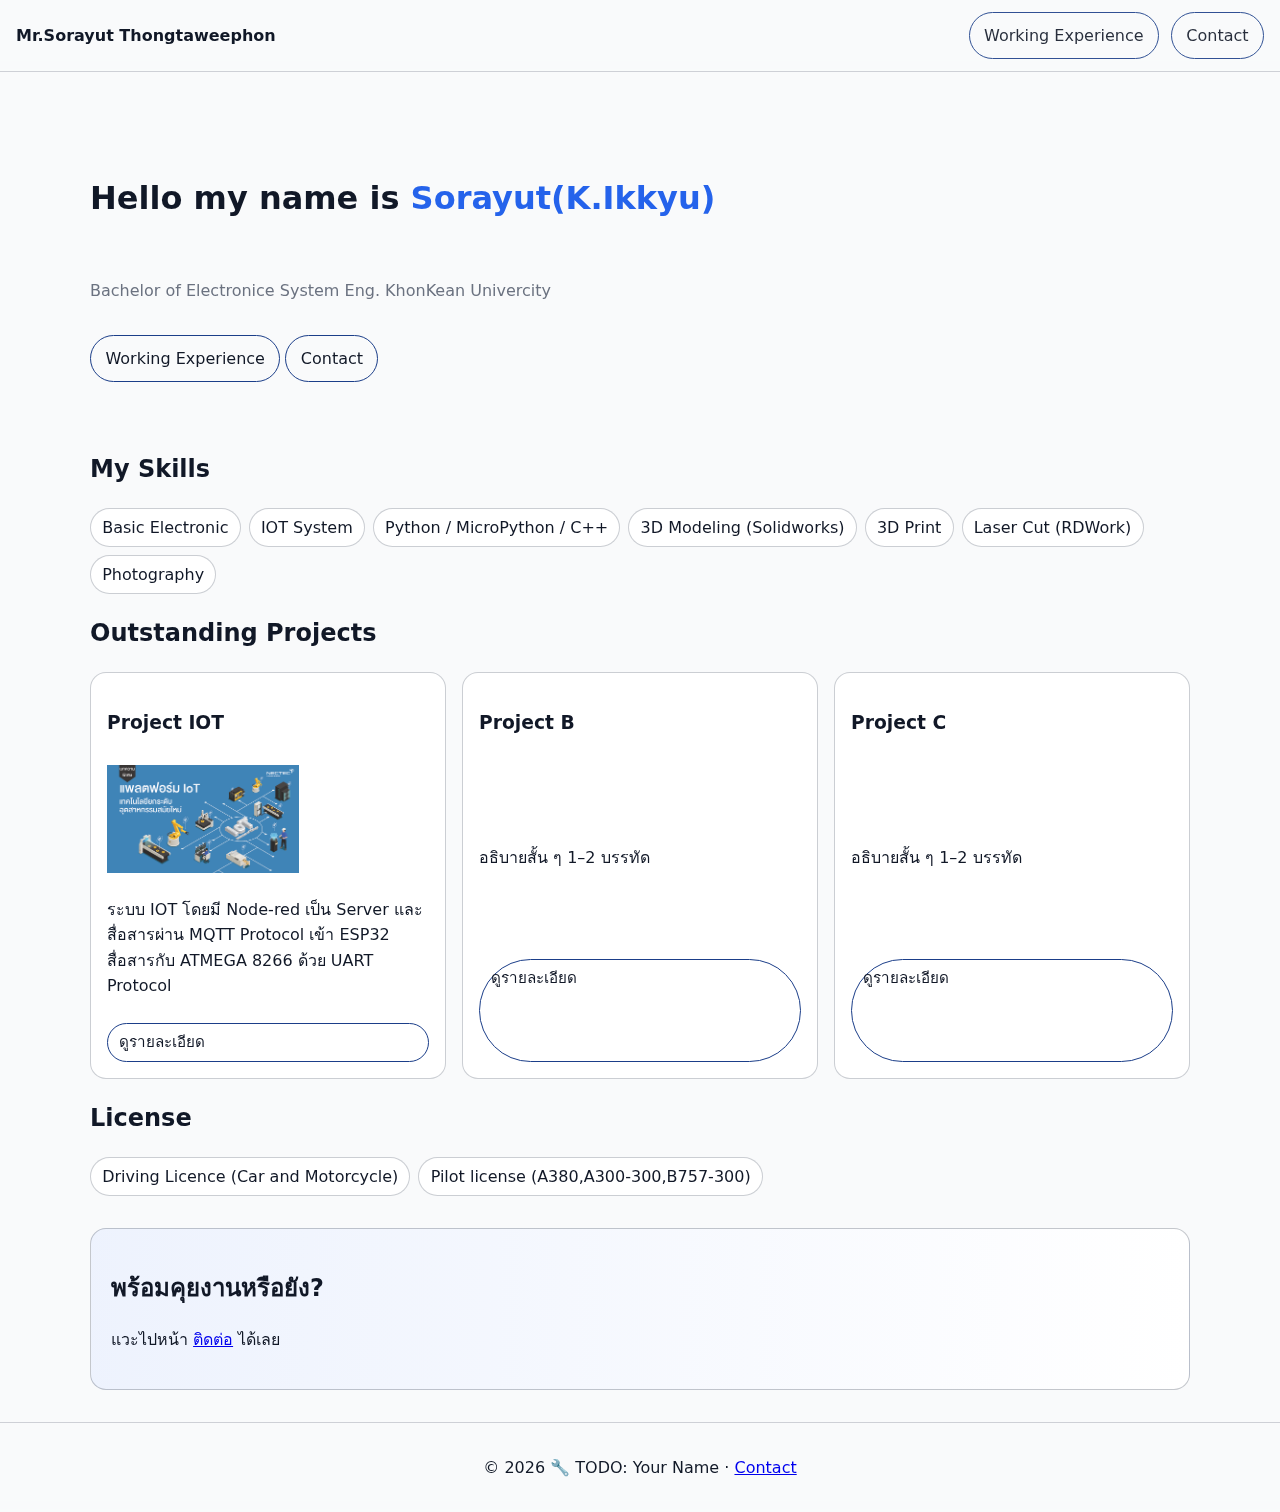
<file: index.html>
<!doctype html>
<html lang="th">
<head>
  <meta charset="utf-8" />
  <meta name="viewport" content="width=device-width, initial-scale=1" />
  <title>Sorayut Portfolio</title>
  <meta name="description" content="//-----" />
  <link rel="stylesheet" href="style.css" />
  <link rel="icon" href="data:," />
  <meta property="og:title" content="//------" />
  <meta property="og:description" content="//-------" />
  <meta property="og:type" content="website" />
</head>
<body>
  <header class="site-header">
    <a href="/page" class="brand">Mr.Sorayut Thongtaweephon</a>
    <nav>
      <a href="works.html" class="btn">Working Experience</a>
      <a href="contact.html" class="btn">Contact</a>
    </nav>
  </header>

  <main class="container">
    <section class="hero">
      <h1>Hello my name is <span class="accent">Sorayut(K.Ikkyu)</span></h1>
      <p class="lead">Bachelor of Electronice System Eng. KhonKean Univercity</p>
      <div class="hero-ctas">
        <a class="btn" href="works.html">Working Experience</a>
        <a class="btn secondary" href="contact.html">Contact</a>
      </div>
    </section>

    <section>
      <h2>My Skills</h2>
      <ul class="chip-list">
        <li>Basic Electronic</li>
        <li>IOT System</li>
        <li>Python / MicroPython / C++</li>
        <li>3D Modeling (Solidworks)</li>
        <li>3D Print</li>
        <li>Laser Cut (RDWork)</li>
        <li>Photography</li>
      </ul>
    </section>

    <section>
      <h2>Outstanding Projects</h2>
      <div class="grid cards">
        <article class="card">
          <h3>Project IOT</h3>
          <img src="IOT.png" width="192" height="108">
          <p>ระบบ IOT โดยมี Node-red เป็น Server และสื่อสารผ่าน MQTT Protocol เข้า ESP32 สื่อสารกับ ATMEGA 8266 ด้วย UART Protocol</p>
          <a class="btn small" href="#">ดูรายละเอียด</a>
        </article>
        <article class="card">
          <h3>Project B</h3>
          <p>อธิบายสั้น ๆ 1–2 บรรทัด</p>
          <a class="btn small" href="#">ดูรายละเอียด</a>
        </article>
        <article class="card">
          <h3>Project C</h3>
          <p>อธิบายสั้น ๆ 1–2 บรรทัด</p>
          <a class="btn small" href="#">ดูรายละเอียด</a>
        </article>
      </div>
    </section>

  </section>
    <h2>License</h2>
    <ul class="chip-list">
      <li>Driving Licence (Car and Motorcycle)</li>
      <li>Pilot license (A380,A300-300,B757-300)</li>
    </ul>

    <section class="cta">
      <h2>พร้อมคุยงานหรือยัง?</h2>
      <p>แวะไปหน้า <a href="contact.html">ติดต่อ</a> ได้เลย</p>
    </section>
  </main>

  <footer class="site-footer">
    <p>© <span id="year"></span> 🔧 TODO: Your Name · <a href="contact.html">Contact</a></p>
  </footer>

  <script>
    document.getElementById('year').textContent = new Date().getFullYear();
  </script>
</body>
</html>
</file>
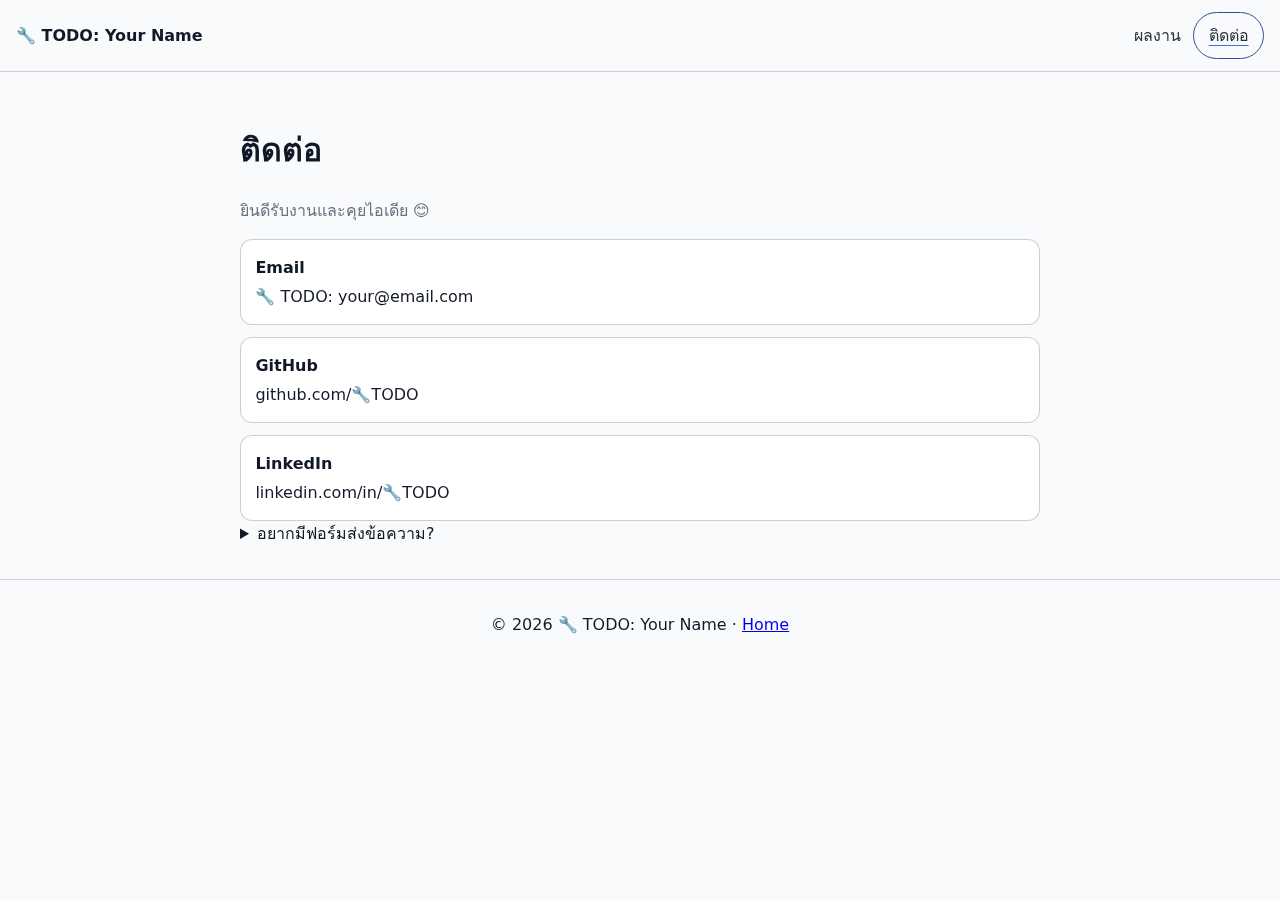
<file: contact.html>
<!doctype html>
<html lang="th">
<head>
  <meta charset="utf-8" />
  <meta name="viewport" content="width=device-width, initial-scale=1" />
  <title>ติดต่อ | 🔧 TODO: ชื่อคุณ</title>
  <meta name="description" content="ช่องทางติดต่อของ 🔧 TODO: ชื่อคุณ" />
  <link rel="stylesheet" href="style.css" />
  <link rel="icon" href="data:," />
</head>
<body>
  <header class="site-header">
    <a href="/" class="brand">🔧 TODO: Your Name</a>
    <nav>
      <a href="/works.html">ผลงาน</a>
      <a class="active btn" href="/contact.html">ติดต่อ</a>
    </nav>
  </header>

  <main class="container narrow">
    <h1>ติดต่อ</h1>
    <p class="muted">ยินดีรับงานและคุยไอเดีย 😊</p>

    <div class="contact-cards">
      <a class="contact-card" href="mailto:🔧 TODO: your@email.com">
        <strong>Email</strong>
        <span>🔧 TODO: your@email.com</span>
      </a>
      <a class="contact-card" href="https://github.com/🔧TODO" target="_blank" rel="noopener">
        <strong>GitHub</strong>
        <span>github.com/🔧TODO</span>
      </a>
      <a class="contact-card" href="https://www.linkedin.com/in/🔧TODO" target="_blank" rel="noopener">
        <strong>LinkedIn</strong>
        <span>linkedin.com/in/🔧TODO</span>
      </a>
    </div>

    <!-- ถ้าต้องการฟอร์มส่งอีเมลแบบไม่ต้องมีแบ็กเอนด์ แนะนำบริการอย่าง Formspree / Getform -->
    <details class="tip">
      <summary>อยากมีฟอร์มส่งข้อความ?</summary>
      <p>
        ใช้ <a href="https://formspree.io" target="_blank" rel="noopener">Formspree</a> ได้ฟรี: เปลี่ยน `action` เป็น endpoint ของคุณ แล้วใส่ `method="POST"`.
      </p>
      <form action="https://formspree.io/f/🔧YOUR_ID" method="POST" class="form">
        <label>ชื่อ
          <input name="name" required />
        </label>
        <label>อีเมล
          <input type="email" name="email" required />
        </label>
        <label>ข้อความ
          <textarea name="message" rows="5" required></textarea>
        </label>
        <button class="btn" type="submit">ส่ง</button>
      </form>
    </details>
  </main>

  <footer class="site-footer">
    <p>© <span id="year"></span> 🔧 TODO: Your Name · <a href="/">Home</a></p>
  </footer>
  <script>document.getElementById('year').textContent = new Date().getFullYear();</script>
</body>
</html>
</file>
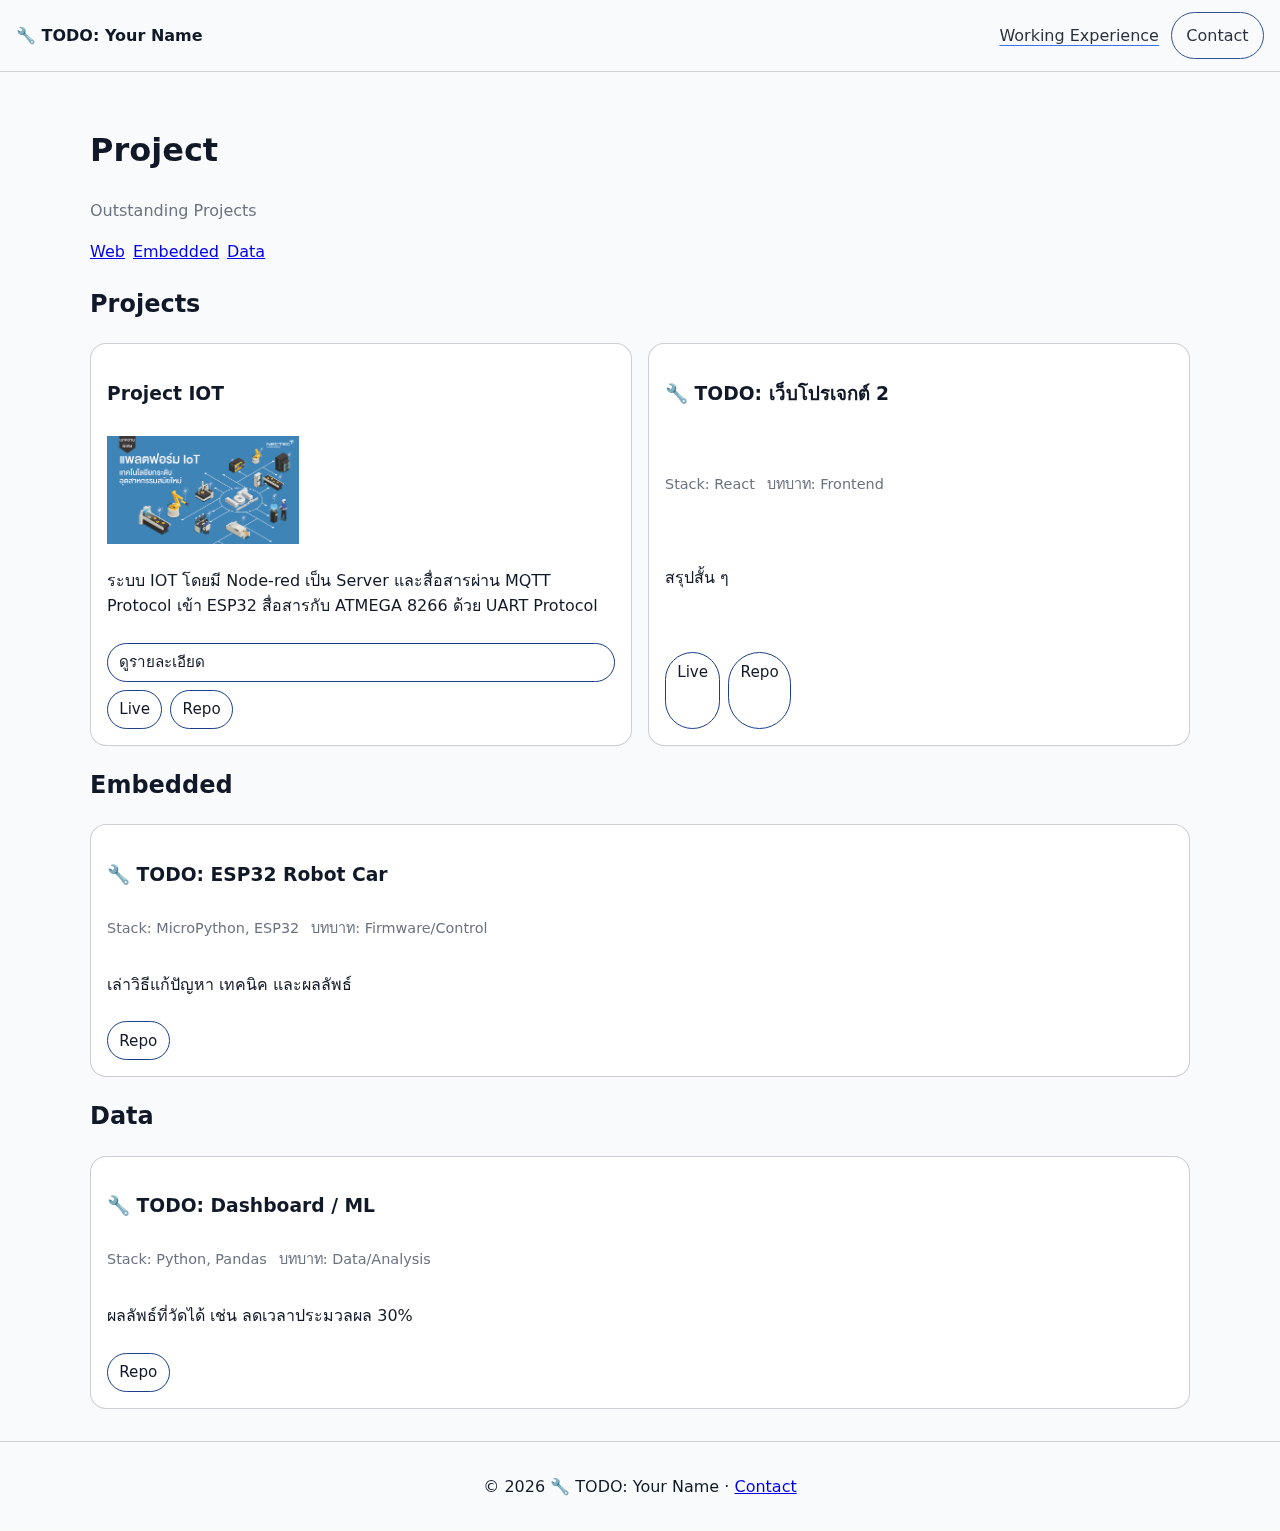
<file: work.html>
<!doctype html>
<html lang="th">
<head>
  <meta charset="utf-8" />
  <meta name="viewport" content="width=device-width, initial-scale=1" />
  <title>Work Experience</title>
  <meta name="description" content="รวมผลงานของ 🔧 TODO: ชื่อคุณ" />
  <link rel="stylesheet" href="style.css" />
  <link rel="icon" href="data:," />
</head>
<body>
  <header class="site-header">
    <a href="/" class="brand">🔧 TODO: Your Name</a>
    <nav>
      <a class="active" href="works.html">Working Experience</a>
      <a href="contact.html" class="btn">Contact</a>
    </nav>
  </header>

  <main class="container">
    <h1>Project</h1>
    <p class="muted">Outstanding Projects</p>

    <div class="filters">
      <!-- ตัวอย่างฟิลเตอร์แบบไม่ใช้ JS: ลิงก์แฮชไปยังแถวที่จัดกลุ่ม -->
      <a href="#web">Web</a>
      <a href="#embedded">Embedded</a>
      <a href="#data">Data</a>
    </div>

    <h2 id="web">Projects</h2>
    <div class="grid cards">
      <article class="card">
        <h3>Project IOT</h3>
          <img src="IOT.png" width="192" height="108">
          <p>ระบบ IOT โดยมี Node-red เป็น Server และสื่อสารผ่าน MQTT Protocol เข้า ESP32 สื่อสารกับ ATMEGA 8266 ด้วย UART Protocol</p>
          <a class="btn small" href="#">ดูรายละเอียด</a>
        <div class="actions">
          <a class="btn small" href="#">Live</a>
          <a class="btn small secondary" href="#">Repo</a>
        </div>
      </article>
      <article class="card">
        <h3>🔧 TODO: เว็บโปรเจกต์ 2</h3>
        <ul class="meta">
          <li>Stack: React</li>
          <li>บทบาท: Frontend</li>
        </ul>
        <p>สรุปสั้น ๆ</p>
        <div class="actions">
          <a class="btn small" href="#">Live</a>
          <a class="btn small secondary" href="#">Repo</a>
        </div>
      </article>
    </div>

    <h2 id="embedded">Embedded</h2>
    <div class="grid cards">
      <article class="card">
        <h3>🔧 TODO: ESP32 Robot Car</h3>
        <ul class="meta">
          <li>Stack: MicroPython, ESP32</li>
          <li>บทบาท: Firmware/Control</li>
        </ul>
        <p>เล่าวิธีแก้ปัญหา เทคนิค และผลลัพธ์</p>
        <div class="actions">
          <a class="btn small secondary" href="#">Repo</a>
        </div>
      </article>
    </div>

    <h2 id="data">Data</h2>
    <div class="grid cards">
      <article class="card">
        <h3>🔧 TODO: Dashboard / ML</h3>
        <ul class="meta">
          <li>Stack: Python, Pandas</li>
          <li>บทบาท: Data/Analysis</li>
        </ul>
        <p>ผลลัพธ์ที่วัดได้ เช่น ลดเวลาประมวลผล 30%</p>
        <div class="actions">
          <a class="btn small secondary" href="#">Repo</a>
        </div>
      </article>
    </div>
  </main>

  <footer class="site-footer">
    <p>© <span id="year"></span> 🔧 TODO: Your Name · <a href="contact.html">Contact</a></p>
  </footer>
  <script>document.getElementById('year').textContent = new Date().getFullYear();</script>
</body>
</html>
</file>
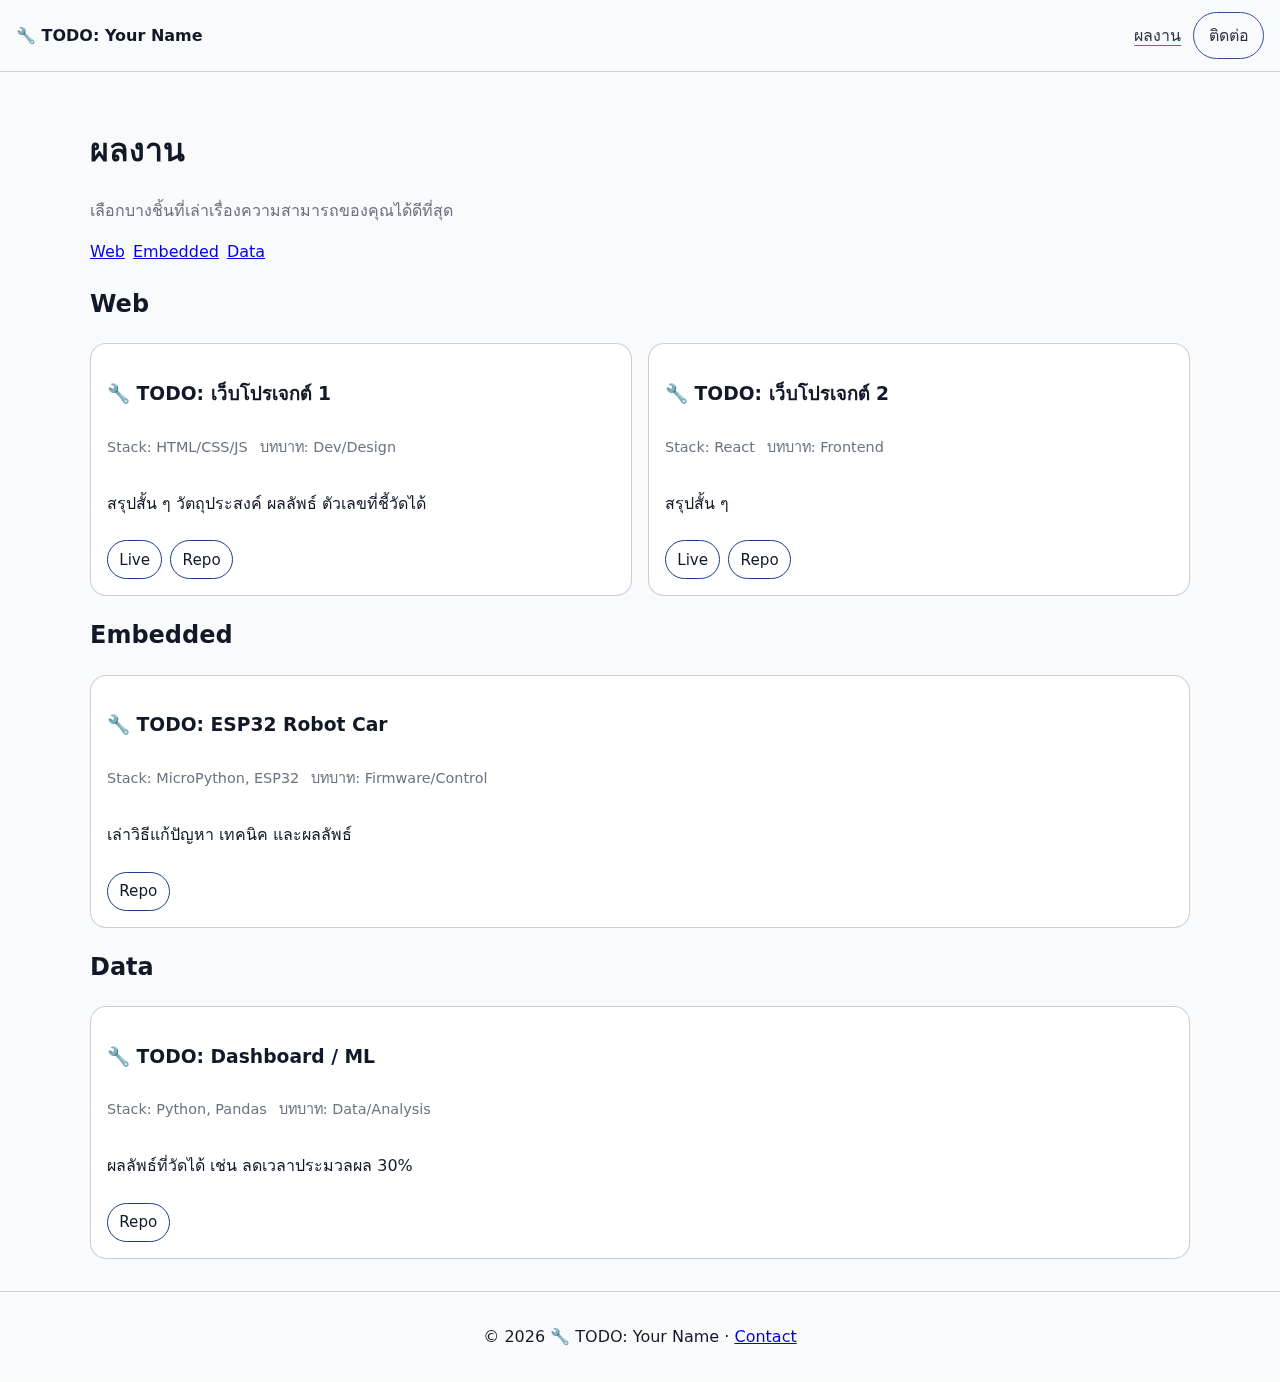
<file: works.html>
<!doctype html>
<html lang="th">
<head>
  <meta charset="utf-8" />
  <meta name="viewport" content="width=device-width, initial-scale=1" />
  <title>ผลงาน | 🔧 TODO: ชื่อคุณ</title>
  <meta name="description" content="รวมผลงานของ 🔧 TODO: ชื่อคุณ" />
  <link rel="stylesheet" href="style.css" />
  <link rel="icon" href="data:," />
</head>
<body>
  <header class="site-header">
    <a href="/page" class="brand">🔧 TODO: Your Name</a>
    <nav>
      <a class="active" href="works.html">ผลงาน</a>
      <a href="contact.html" class="btn">ติดต่อ</a>
    </nav>
  </header>

  <main class="container">
    <h1>ผลงาน</h1>
    <p class="muted">เลือกบางชิ้นที่เล่าเรื่องความสามารถของคุณได้ดีที่สุด</p>

    <div class="filters">
      <!-- ตัวอย่างฟิลเตอร์แบบไม่ใช้ JS: ลิงก์แฮชไปยังแถวที่จัดกลุ่ม -->
      <a href="#web">Web</a>
      <a href="#embedded">Embedded</a>
      <a href="#data">Data</a>
    </div>

    <h2 id="web">Web</h2>
    <div class="grid cards">
      <article class="card">
        <h3>🔧 TODO: เว็บโปรเจกต์ 1</h3>
        <ul class="meta">
          <li>Stack: HTML/CSS/JS</li>
          <li>บทบาท: Dev/Design</li>
        </ul>
        <p>สรุปสั้น ๆ วัตถุประสงค์ ผลลัพธ์ ตัวเลขที่ชี้วัดได้</p>
        <div class="actions">
          <a class="btn small" href="#">Live</a>
          <a class="btn small secondary" href="#">Repo</a>
        </div>
      </article>
      <article class="card">
        <h3>🔧 TODO: เว็บโปรเจกต์ 2</h3>
        <ul class="meta">
          <li>Stack: React</li>
          <li>บทบาท: Frontend</li>
        </ul>
        <p>สรุปสั้น ๆ</p>
        <div class="actions">
          <a class="btn small" href="#">Live</a>
          <a class="btn small secondary" href="#">Repo</a>
        </div>
      </article>
    </div>

    <h2 id="embedded">Embedded</h2>
    <div class="grid cards">
      <article class="card">
        <h3>🔧 TODO: ESP32 Robot Car</h3>
        <ul class="meta">
          <li>Stack: MicroPython, ESP32</li>
          <li>บทบาท: Firmware/Control</li>
        </ul>
        <p>เล่าวิธีแก้ปัญหา เทคนิค และผลลัพธ์</p>
        <div class="actions">
          <a class="btn small secondary" href="#">Repo</a>
        </div>
      </article>
    </div>

    <h2 id="data">Data</h2>
    <div class="grid cards">
      <article class="card">
        <h3>🔧 TODO: Dashboard / ML</h3>
        <ul class="meta">
          <li>Stack: Python, Pandas</li>
          <li>บทบาท: Data/Analysis</li>
        </ul>
        <p>ผลลัพธ์ที่วัดได้ เช่น ลดเวลาประมวลผล 30%</p>
        <div class="actions">
          <a class="btn small secondary" href="#">Repo</a>
        </div>
      </article>
    </div>
  </main>

  <footer class="site-footer">
    <p>© <span id="year"></span> 🔧 TODO: Your Name · <a href="contact.html">Contact</a></p>
  </footer>
  <script>document.getElementById('year').textContent = new Date().getFullYear();</script>
</body>
</html>
</file>
<file: style.css>
:root{
  --bg: #0b0c10;
  --panel: #121317;
  --text: #e6e6e6;
  --muted: #9aa0a6;
  --accent: #7dd3fc; /* ฟ้าอ่อน */
  --ring: rgba(125, 211, 252, 0.35);
}
@media (prefers-color-scheme: light){
  :root{ --bg:#f9fafb; --panel:#ffffff; --text:#111827; --muted:#6b7280; --accent:#2563eb; --ring:rgba(37, 99, 235, 0.25); }
}
*{ box-sizing:border-box; }
html,body{ margin:0; padding:0; background:var(--bg); color:var(--text); font:16px/1.6 system-ui, -apple-system, Segoe UI, Roboto, sans-serif; }

.container{ width:min(1100px, 100% - 2rem); margin-inline:auto; padding-block:2rem; }
.container.narrow{ width:min(800px, 100% - 2rem); }

.site-header, .site-footer{ position:sticky; top:0; backdrop-filter:saturate(180%) blur(8px); background:color-mix(in srgb, var(--bg), transparent 35%); border-bottom:1px solid color-mix(in srgb, var(--muted), transparent 70%); }
.site-footer{ position:static; border-top:1px solid color-mix(in srgb, var(--muted), transparent 70%); border-bottom:none; text-align:center; padding:1rem; }
.site-header{ display:flex; align-items:center; justify-content:space-between; padding:0.75rem 1rem; }
.brand{ font-weight:700; text-decoration:none; color:var(--text); }
nav{ display:flex; gap:0.75rem; align-items:center; }
nav a{ color:var(--text); text-decoration:none; opacity:0.9; }
nav a.active{ text-decoration:underline; text-decoration-color:var(--accent); text-underline-offset:4px; }

.hero{ padding-block:3rem; display:grid; gap:1rem; }
.lead{ color:var(--muted); }
.accent{ color:var(--accent); }

.btn{ display:inline-block; padding:0.6rem 0.9rem; border-radius:999px; border:1px solid color-mix(in srgb, var(--accent), var(--text) 50%); text-decoration:none; color:var(--text); box-shadow:0 0 0 0px var(--ring); transition: box-shadow .2s ease, transform .05s ease; }
.btn:hover{ box-shadow:0 0 0 6px var(--ring); }
.btn:active{ transform: translateY(1px); }
.btn.secondary{ background:transparent; }
.btn.small{ padding:0.4rem 0.7rem; font-size:0.95rem; }

.grid{ display:grid; gap:1rem; }
.cards{ grid-template-columns: repeat(auto-fit, minmax(260px, 1fr)); }
.card{ background:var(--panel); border:1px solid color-mix(in srgb, var(--muted), transparent 65%); border-radius:16px; padding:1rem; display:grid; gap:0.5rem; }
.card .meta{ list-style:none; padding:0; margin:0 0 0.5rem; display:flex; gap:0.75rem; color:var(--muted); font-size:0.9rem; }
.card .actions{ display:flex; gap:0.5rem; }

.chip-list{ display:flex; flex-wrap:wrap; gap:0.5rem; padding:0; margin:0; list-style:none; }
.chip-list li{ border:1px solid color-mix(in srgb, var(--muted), transparent 65%); border-radius:999px; padding:0.35rem 0.7rem; background:var(--panel); }

.filters{ display:flex; gap:0.5rem; margin-block:0.5rem 1rem; }
.muted{ color:var(--muted); }

.contact-cards{ display:grid; gap:0.75rem; }
.contact-card{ display:flex; flex-direction:column; gap:0.25rem; padding:0.9rem; border-radius:12px; background:var(--panel); border:1px solid color-mix(in srgb, var(--muted), transparent 65%); color:var(--text); text-decoration:none; }
.contact-card:hover{ box-shadow:0 0 0 6px var(--ring); }

.form{ display:grid; gap:0.75rem; margin-top:1rem; }
.form input, .form textarea{ width:100%; padding:0.7rem; border-radius:10px; border:1px solid color-mix(in srgb, var(--muted), transparent 60%); background:var(--panel); color:var(--text); }
.form input:focus, .form textarea:focus{ outline:none; box-shadow:0 0 0 6px var(--ring); }

.cta{ margin-top:2rem; padding:1.25rem; border-radius:16px; background:linear-gradient( to right, color-mix(in srgb, var(--panel), var(--accent) 8%), var(--panel) ); border:1px solid color-mix(in srgb, var(--muted), transparent 60%); }
</file>
